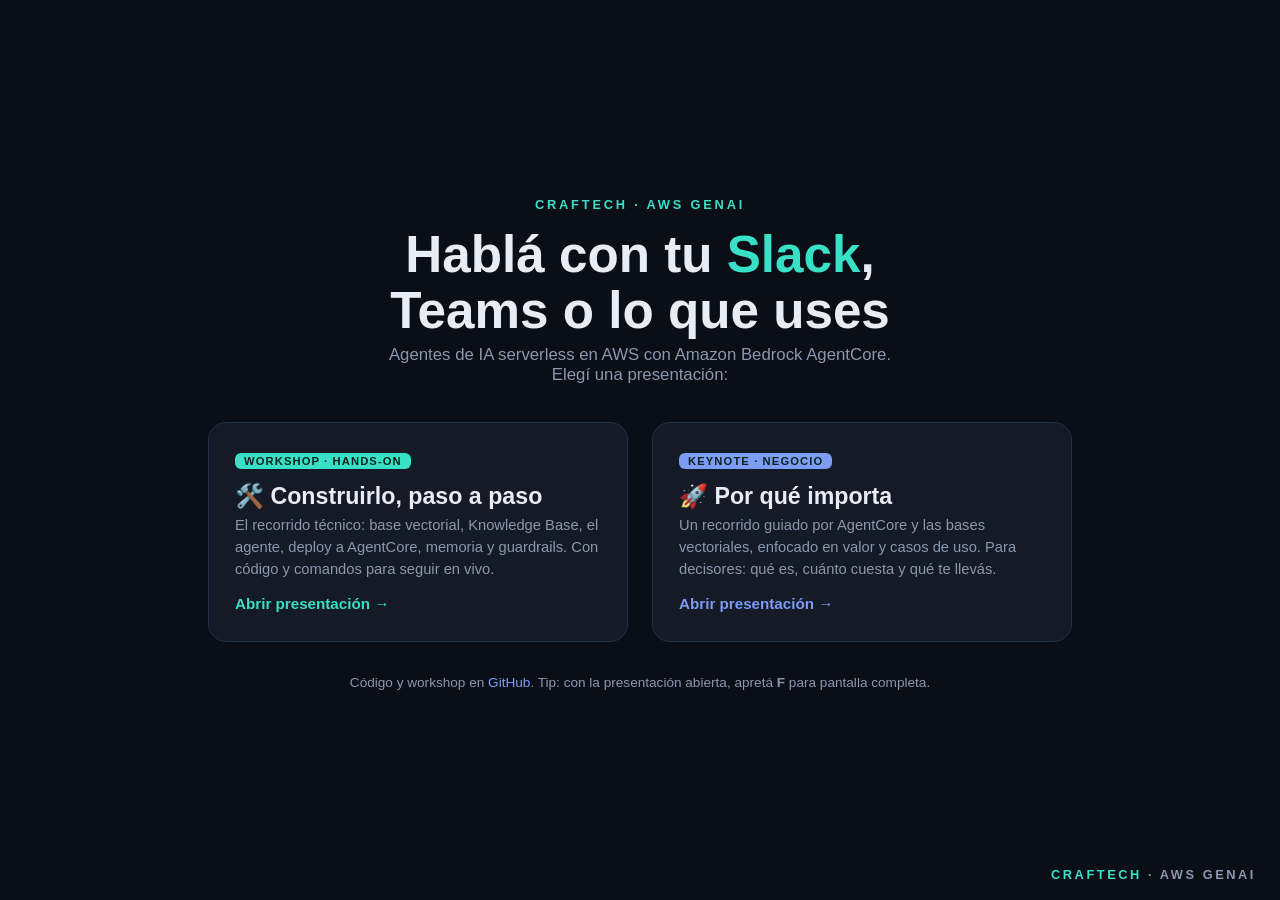
<file: index.html>
<!DOCTYPE html>
<html lang="es">
<head>
  <meta charset="utf-8">
  <meta name="viewport" content="width=device-width, initial-scale=1.0">
  <title>Hablá con tu Slack — Craftech · AWS GenAI</title>
  <style>
    :root { --bg:#0a0e17; --card:#141a26; --border:#243044; --fg:#e8edf5; --muted:#8a98ad; --accent:#38e0c6; --accent2:#7c9cf5; }
    * { box-sizing: border-box; }
    body { margin:0; min-height:100vh; background:var(--bg); color:var(--fg);
      font-family:-apple-system,BlinkMacSystemFont,"Segoe UI",Roboto,Helvetica,Arial,sans-serif;
      display:flex; flex-direction:column; align-items:center; justify-content:center; padding:6vh 24px; }
    .kicker { color:var(--accent); font-weight:800; letter-spacing:.22em; text-transform:uppercase; font-size:.8rem; }
    h1 { font-size:clamp(2rem,5vw,3.2rem); margin:.3em 0 .1em; text-align:center; line-height:1.1; }
    h1 strong { color:var(--accent); }
    .sub { color:var(--muted); text-align:center; max-width:30em; margin:0 auto 2.2em; font-size:1.05rem; }
    .cards { display:flex; gap:24px; flex-wrap:wrap; justify-content:center; width:100%; max-width:880px; }
    a.card { flex:1 1 320px; max-width:420px; text-decoration:none; color:inherit;
      background:var(--card); border:1px solid var(--border); border-radius:18px; padding:28px 26px;
      transition:transform .15s, border-color .15s, box-shadow .15s; }
    a.card:hover { transform:translateY(-4px); border-color:var(--accent); box-shadow:0 20px 50px rgba(56,224,198,.12); }
    .card .tag { font-size:.7rem; font-weight:800; letter-spacing:.1em; text-transform:uppercase;
      color:#06231e; background:var(--accent); border-radius:6px; padding:2px 9px; }
    .card.b .tag { background:var(--accent2); }
    .card h2 { margin:.6em 0 .2em; font-size:1.45rem; }
    .card p { color:var(--muted); font-size:.92rem; line-height:1.5; margin:0 0 1em; }
    .card .go { color:var(--accent); font-weight:700; font-size:.95rem; }
    .card.b .go { color:var(--accent2); }
    .foot { color:var(--muted); font-size:.85rem; margin-top:2.4em; }
    .foot a { color:var(--accent2); text-decoration:none; }
    .brand { position:fixed; bottom:18px; right:24px; color:var(--muted); font-size:.8rem;
      letter-spacing:.2em; text-transform:uppercase; font-weight:700; }
    .brand b { color:var(--accent); }
  </style>
</head>
<body>
  <span class="kicker">Craftech · AWS GenAI</span>
  <h1>Hablá con tu <strong>Slack</strong>,<br>Teams o lo que uses</h1>
  <p class="sub">Agentes de IA serverless en AWS con Amazon Bedrock AgentCore. Elegí una presentación:</p>

  <div class="cards">
    <a class="card a" href="presentation/">
      <span class="tag">Workshop · hands-on</span>
      <h2>🛠️ Construirlo, paso a paso</h2>
      <p>El recorrido técnico: base vectorial, Knowledge Base, el agente, deploy a AgentCore, memoria y guardrails. Con código y comandos para seguir en vivo.</p>
      <span class="go">Abrir presentación →</span>
    </a>
    <a class="card b" href="presentation-keynote/">
      <span class="tag">Keynote · negocio</span>
      <h2>🚀 Por qué importa</h2>
      <p>Un recorrido guiado por AgentCore y las bases vectoriales, enfocado en valor y casos de uso. Para decisores: qué es, cuánto cuesta y qué te llevás.</p>
      <span class="go">Abrir presentación →</span>
    </a>
  </div>

  <p class="foot">Código y workshop en
    <a href="https://github.com/gastonzarate/agent-core-habla-con-tu-slack">GitHub</a>.
    Tip: con la presentación abierta, apretá <b>F</b> para pantalla completa.</p>

  <div class="brand"><b>craftech</b> · aws genai</div>
</body>
</html>
</file>
